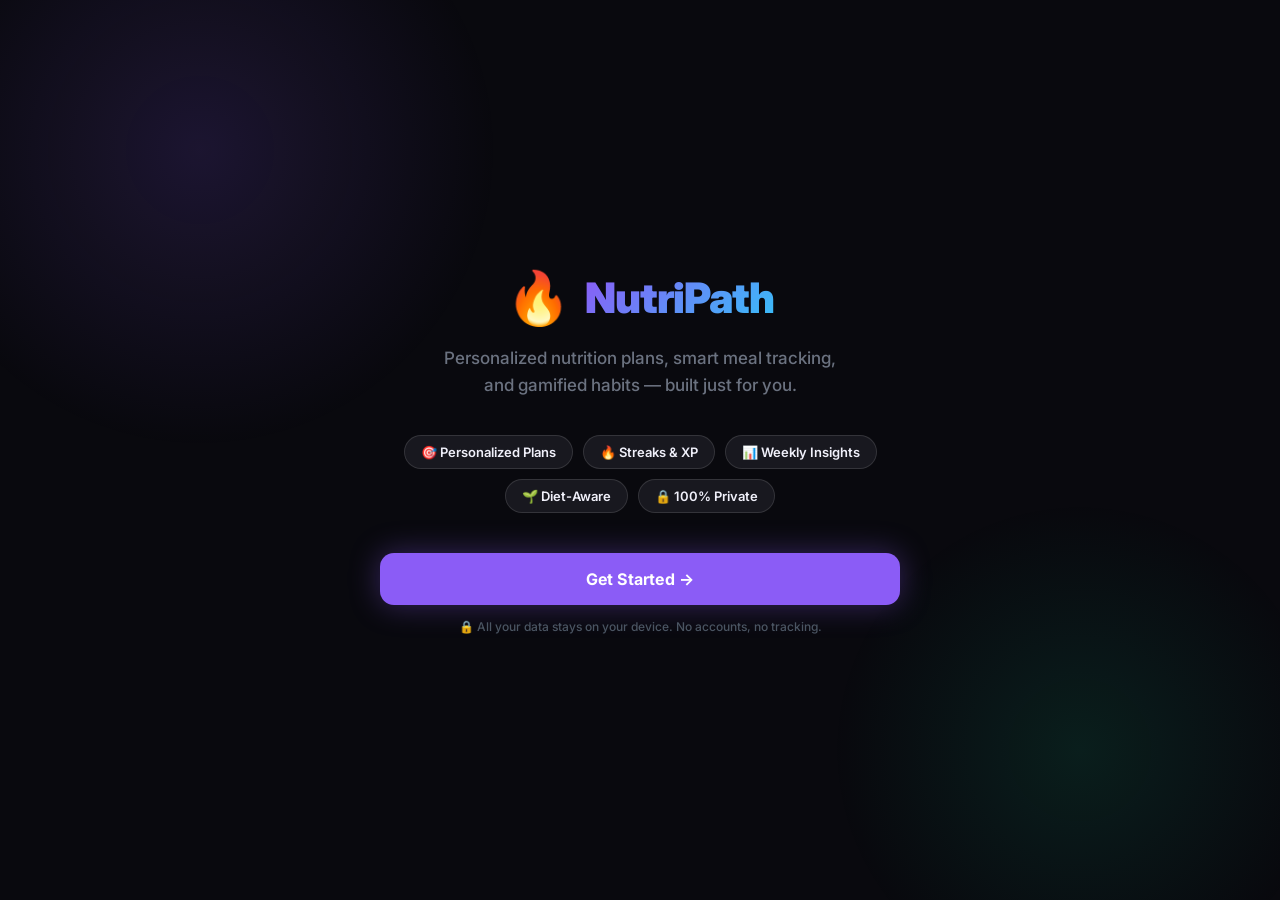
<file: index.html>
<!DOCTYPE html>
<html lang="en">
<head>
  <meta charset="UTF-8"/>
  <meta name="viewport" content="width=device-width, initial-scale=1.0"/>
  <title>NutriPath — Your Personal Nutrition Planner</title>
  <link rel="icon" href="data:image/svg+xml,<svg xmlns='http://www.w3.org/2000/svg' viewBox='0 0 100 100'><text y='.9em' font-size='90'>🔥</text></svg>"/>
  <link rel="stylesheet" href="css/style.css"/>
</head>
<body class="welcome-page">

  <div class="welcome-inner">
    <div class="welcome-logo-wrap">
      <span class="welcome-flame">🔥</span>
      <span class="welcome-logo-text">NutriPath</span>
    </div>

    <p class="welcome-tagline">
      Personalized nutrition plans, smart meal tracking,<br>
      and gamified habits — built just for you.
    </p>

    <div class="feature-chips">
      <span class="feature-chip">🎯 Personalized Plans</span>
      <span class="feature-chip">🔥 Streaks &amp; XP</span>
      <span class="feature-chip">📊 Weekly Insights</span>
      <span class="feature-chip">🌱 Diet-Aware</span>
      <span class="feature-chip">🔒 100% Private</span>
    </div>

    <button class="btn-primary" onclick="begin()">Get Started →</button>
    <p class="privacy-note">🔒 All your data stays on your device. No accounts, no tracking.</p>
  </div>

  <script src="js/data.js"></script>
  <script>
    if (DB.getUser()) window.location.href = 'app.html';
    function begin() { window.location.href = 'setup.html'; }
  </script>
</body>
</html>
</file>
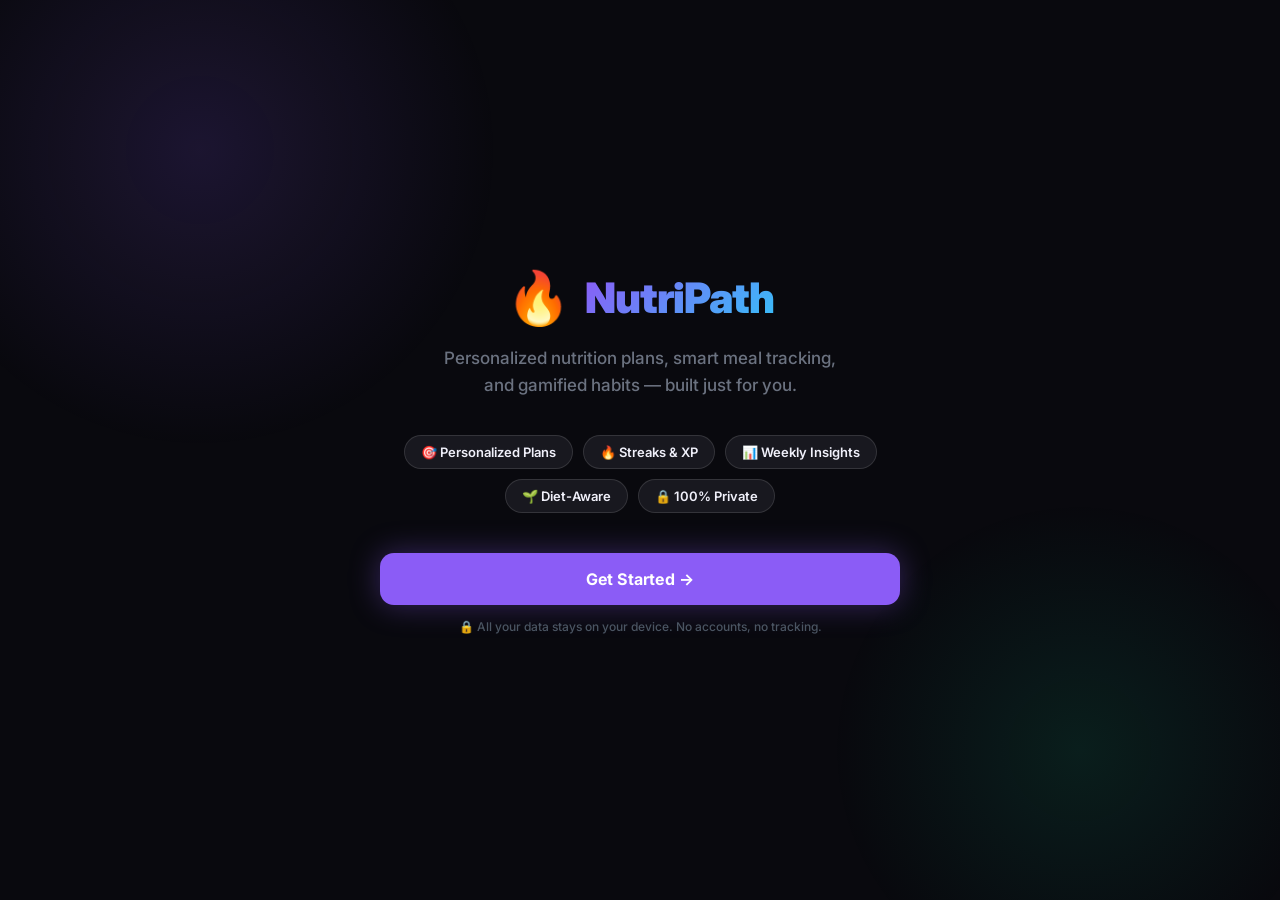
<file: app.html>
<!DOCTYPE html>
<html lang="en">
<head>
  <meta charset="UTF-8"/>
  <meta name="viewport" content="width=device-width, initial-scale=1.0"/>
  <title>NutriPath</title>
  <link rel="icon" href="data:image/svg+xml,<svg xmlns='http://www.w3.org/2000/svg' viewBox='0 0 100 100'><text y='.9em' font-size='90'>🔥</text></svg>"/>
  <link rel="stylesheet" href="css/style.css"/>
</head>
<body>

<div class="app-layout">

  <!-- ===== SIDEBAR (desktop) ===== -->
  <aside class="sidebar">
    <div class="sidebar-logo">
      <span class="sidebar-logo-icon">🔥</span>
      NutriPath
    </div>
    <nav class="sidebar-nav">
      <button class="nav-btn active" data-tab="home" onclick="switchTab('home')">
        <span class="nav-icon">🏠</span><span class="nav-label">Home</span>
      </button>
      <button class="nav-btn" data-tab="log" onclick="switchTab('log')">
        <span class="nav-icon">➕</span><span class="nav-label">Log Meal</span>
      </button>
      <button class="nav-btn" data-tab="plan" onclick="switchTab('plan')">
        <span class="nav-icon">📋</span><span class="nav-label">My Plan</span>
      </button>
      <button class="nav-btn" data-tab="stats" onclick="switchTab('stats')">
        <span class="nav-icon">📊</span><span class="nav-label">Stats</span>
      </button>
    </nav>
    <div class="sidebar-user">
      <div class="su-name" id="sidebarName">—</div>
      <div class="su-level" id="sidebarLevel">⚡ Level 1</div>
    </div>
  </aside>

  <!-- ===== MAIN CONTENT ===== -->
  <main class="main-content">

    <!-- ===== HOME TAB ===== -->
    <div class="tab active" id="tab-home">

      <div class="home-topbar">
        <div id="homeGreeting" class="home-greeting"></div>
        <div class="home-pills">
          <span id="streakPill" class="streak-pill">🔥 0 days</span>
          <span id="levelPill" class="level-pill">⚡ Lv.1</span>
        </div>
      </div>

      <!-- Calorie hero + macros side by side -->
      <div class="home-stats-row">
        <div class="cal-hero">
          <div class="cal-hero-top">
            <div>
              <div class="cal-remaining-num" id="calRemaining">—</div>
              <div class="cal-remaining-lbl">calories remaining</div>
            </div>
            <div class="cal-eaten-block">
              <div class="cal-eaten-num" id="calEaten">0</div>
              <div class="cal-eaten-lbl">eaten / <span id="calTarget">—</span></div>
            </div>
          </div>
          <div class="cal-wide-track">
            <div class="cal-wide-fill" id="calWideFill" style="width:0%"></div>
          </div>
        </div>

        <div class="macro-bars-card">
          <div class="macro-bar-row">
            <span class="mbar-label">💪 Protein</span>
            <div class="mbar-track"><div class="mbar-fill" id="proFill" style="width:0%"></div></div>
            <span class="mbar-nums" id="proNums">0/—g</span>
          </div>
          <div class="macro-bar-row">
            <span class="mbar-label">🍚 Carbs</span>
            <div class="mbar-track"><div class="mbar-fill" id="carbFill" style="width:0%"></div></div>
            <span class="mbar-nums" id="carbNums">0/—g</span>
          </div>
          <div class="macro-bar-row">
            <span class="mbar-label">🧈 Fat</span>
            <div class="mbar-track"><div class="mbar-fill" id="fatFill" style="width:0%"></div></div>
            <span class="mbar-nums" id="fatNums">0/—g</span>
          </div>
        </div>
      </div>

      <!-- Meals grid (4 columns desktop, stack mobile) -->
      <div class="meals-grid" id="mealsGrid">
        <div id="meal-breakfast"></div>
        <div id="meal-lunch"></div>
        <div id="meal-dinner"></div>
        <div id="meal-snack"></div>
      </div>

      <div class="water-tip">💧 Aim for 8 glasses of water today</div>
    </div><!-- /home -->


    <!-- ===== LOG TAB ===== -->
    <div class="tab" id="tab-log">
      <div class="tab-title">Log a Meal ➕</div>
      <div class="log-layout">

        <!-- Left: food search -->
        <div class="log-main">
          <div class="meal-type-grid">
            <button class="meal-type-btn active" data-meal="breakfast" onclick="selectMeal('breakfast')">
              <span class="mi">🌅</span><span class="ml">Breakfast</span>
            </button>
            <button class="meal-type-btn" data-meal="lunch" onclick="selectMeal('lunch')">
              <span class="mi">☀️</span><span class="ml">Lunch</span>
            </button>
            <button class="meal-type-btn" data-meal="dinner" onclick="selectMeal('dinner')">
              <span class="mi">🌙</span><span class="ml">Dinner</span>
            </button>
            <button class="meal-type-btn" data-meal="snack" onclick="selectMeal('snack')">
              <span class="mi">🍎</span><span class="ml">Snack</span>
            </button>
          </div>

          <div class="search-wrap">
            <span class="search-icon">🔍</span>
            <input type="text" id="foodSearch" placeholder="Search 50+ foods…" oninput="renderSearch(this.value)"/>
          </div>

          <div id="foodListContainer"></div>

          <div class="custom-section">
            <button class="custom-toggle" onclick="toggleCustomForm()">➕ Add a custom food</button>
            <div class="custom-form-wrap" id="customForm">
              <div class="input-group">
                <label>Food name *</label>
                <input type="text" id="cName" placeholder="e.g. Protein Bar"/>
              </div>
              <div class="input-row">
                <div class="input-group"><label>Emoji</label><input type="text" id="cEmoji" placeholder="🍫" maxlength="3"/></div>
                <div class="input-group"><label>Cal / 100g *</label><input type="number" id="cCal" placeholder="200"/></div>
              </div>
              <div class="input-row">
                <div class="input-group"><label>Protein (g)</label><input type="number" id="cPro" placeholder="20"/></div>
                <div class="input-group"><label>Carbs (g)</label><input type="number" id="cCarb" placeholder="25"/></div>
              </div>
              <div class="input-row">
                <div class="input-group"><label>Fat (g)</label><input type="number" id="cFat" placeholder="5"/></div>
                <div style="display:flex;gap:14px;align-items:center;padding-top:8px;">
                  <label style="display:flex;align-items:center;gap:6px;font-size:13px;font-weight:600;cursor:pointer;color:var(--text)">
                    <input type="checkbox" id="cVegan" style="accent-color:var(--teal)"/> 🌱 Vegan
                  </label>
                  <label style="display:flex;align-items:center;gap:6px;font-size:13px;font-weight:600;cursor:pointer;color:var(--text)">
                    <input type="checkbox" id="cNuts" style="accent-color:var(--amber)"/> 🥜 Contains nuts
                  </label>
                </div>
              </div>
              <button class="btn-primary" style="margin-top:16px;" onclick="saveCustomFood()">Save Food ✅</button>
            </div>
          </div>
        </div>

        <!-- Right: today's summary sidebar -->
        <div class="log-sidebar">
          <div class="log-today-card">
            <div class="log-today-title">Today's Log</div>
            <div class="log-today-cal">
              <div class="ltc-num" id="logCalEaten">0</div>
              <div class="ltc-lbl">/ <span id="logCalTarget">—</span> cal</div>
            </div>
            <div class="log-bar-track">
              <div class="log-bar-fill" id="logBarFill" style="width:0%"></div>
            </div>
            <div class="log-macro-mini">
              <div class="lmm-row">
                <span class="lmm-label">💪 Protein</span>
                <div class="lmm-bar-track"><div class="lmm-bar-fill" id="logProFill" style="width:0%;background:var(--teal)"></div></div>
                <span class="lmm-nums" id="logProNums">0g</span>
              </div>
              <div class="lmm-row">
                <span class="lmm-label">🍚 Carbs</span>
                <div class="lmm-bar-track"><div class="lmm-bar-fill" id="logCarbFill" style="width:0%;background:var(--blue)"></div></div>
                <span class="lmm-nums" id="logCarbNums">0g</span>
              </div>
              <div class="lmm-row">
                <span class="lmm-label">🧈 Fat</span>
                <div class="lmm-bar-track"><div class="lmm-bar-fill" id="logFatFill" style="width:0%;background:var(--amber)"></div></div>
                <span class="lmm-nums" id="logFatNums">0g</span>
              </div>
            </div>
            <div class="log-today-foods">
              <div class="ltf-title">Logged Today</div>
              <div id="logTodayList"><span style="font-size:12px;color:var(--muted2)">Nothing logged yet</span></div>
            </div>
          </div>
        </div>

      </div>
    </div><!-- /log -->


    <!-- ===== PLAN TAB ===== -->
    <div class="tab" id="tab-plan">

      <!-- Toolbar: goal info + action buttons -->
      <div class="plan-toolbar">
        <div class="plan-toolbar-left">
          <span class="plan-goal-tag" id="planGoalBadge">💪 Bulk</span>
          <span class="ptb-stat"><b id="planCals">—</b> cal/day</span>
          <span class="ptb-dot">·</span>
          <span class="ptb-stat"><b id="planPro">—</b> protein</span>
          <span class="ptb-dot">·</span>
          <span class="ptb-stat"><b id="planCarbs">—</b> carbs</span>
          <span class="ptb-dot">·</span>
          <span class="ptb-stat"><b id="planFat">—</b> fat</span>
        </div>
        <div class="plan-toolbar-right">
          <button class="ptb-btn amber" onclick="surpriseMe()">🎲 Surprise Me</button>
          <button class="ptb-btn" onclick="openEditProfile()">✏️ Edit Goals</button>
        </div>
      </div>

      <!-- Two-column layout -->
      <div class="plan-desktop-grid">

        <!-- Left: today's detailed plan -->
        <div class="plan-left">
          <div class="plan-section-hdr">
            <span class="psh-title">Today</span>
            <span class="psh-sub" id="planTodayDay">Monday</span>
          </div>
          <div id="planTodayMeals"></div>
        </div>

        <!-- Right: rest of week -->
        <div class="plan-right">
          <div class="plan-section-hdr">
            <span class="psh-title">This Week</span>
          </div>
          <div id="planDays"></div>
        </div>

      </div>
    </div><!-- /plan -->


    <!-- ===== STATS TAB ===== -->
    <div class="tab" id="tab-stats">
      <div class="stats-grid">

        <div class="stats-left">
          <div class="stats-hero">
            <h3>🔥 <span id="statsStreak">0</span>-Day Streak</h3>
            <p>Total XP: <strong id="statsXP">0</strong> — Keep logging to level up!</p>
          </div>

          <div class="fun-fact" id="funFact">🌟 Start logging your meals to unlock weekly insights!</div>

          <div class="card">
            <div class="card-title">This Week's Averages</div>
            <div class="weekly-grid">
              <div class="week-macro" id="weekPro"></div>
              <div class="week-macro" id="weekCarb"></div>
              <div class="week-macro" id="weekFat"></div>
            </div>
          </div>

          <div class="chart-card">
            <div class="chart-title">Weekly Calories</div>
            <div class="bar-chart" id="barChart"></div>
            <div class="chart-legend">
              <span><span class="legend-dot" style="background:var(--violet)"></span>Today</span>
              <span><span class="legend-dot" style="background:var(--blue)"></span>Logged</span>
              <span><span class="legend-dot" style="background:var(--amber)"></span>Over target</span>
            </div>
          </div>
        </div>

        <div class="stats-right">
          <div class="card">
            <div class="card-title">Badges 🏅</div>
            <div class="badges-grid" id="badgesGrid"></div>
          </div>
        </div>

      </div>
    </div><!-- /stats -->

  </main><!-- /main-content -->
</div><!-- /app-layout -->


<!-- ===== MOBILE BOTTOM NAV ===== -->
<nav class="bottom-nav">
  <button class="nav-btn active" data-tab="home" onclick="switchTab('home')">
    <span class="nav-icon">🏠</span><span class="nav-label">Home</span>
  </button>
  <button class="nav-btn" data-tab="log" onclick="switchTab('log')">
    <span class="nav-icon">➕</span><span class="nav-label">Log</span>
  </button>
  <button class="nav-btn" data-tab="plan" onclick="switchTab('plan')">
    <span class="nav-icon">📋</span><span class="nav-label">Plan</span>
  </button>
  <button class="nav-btn" data-tab="stats" onclick="switchTab('stats')">
    <span class="nav-icon">📊</span><span class="nav-label">Stats</span>
  </button>
</nav>


<!-- ===== FOOD LOG MODAL ===== -->
<div class="overlay" id="overlay" onclick="handleOverlayClick(event)">
  <div class="sheet">
    <div class="sheet-handle"></div>
    <div class="sheet-food-header">
      <span class="sheet-food-emoji" id="sheetFoodEmoji">🍗</span>
      <div>
        <div class="sheet-food-name" id="sheetFoodName">Food Name</div>
        <div class="sheet-food-cal100" id="sheetFoodCal">165 cal per 100g</div>
      </div>
    </div>
    <div class="amount-big" id="amountDisplay">100<span>g</span></div>
    <input type="range" id="amountSlider" min="10" max="500" value="100" step="5"
           class="amount-slider" style="width:100%;margin-bottom:4px;"
           oninput="updateAmountPreview(this.value)"/>
    <div class="macro-preview">
      <div class="mprev"><div class="mv" id="prevCals">—</div><div class="ml">cal</div></div>
      <div class="mprev"><div class="mv" id="prevPro">—</div><div class="ml">protein</div></div>
      <div class="mprev"><div class="mv" id="prevCarb">—</div><div class="ml">carbs</div></div>
      <div class="mprev"><div class="mv" id="prevFat">—</div><div class="ml">fat</div></div>
    </div>
    <button class="btn-primary" id="confirmBtn" onclick="confirmLog()">Log to Breakfast 🌅</button>
    <button class="btn-secondary" style="margin-top:10px;" onclick="closeModal()">Cancel</button>
  </div>
</div>


<!-- ===== EDIT PROFILE MODAL ===== -->
<div class="modal-bg" id="editModal" onclick="handleModalBgClick(event)">
  <div class="modal-card">
    <h3>Edit Profile ✏️</h3>
    <p class="modal-sub">Update your info to recalculate your plan.</p>
    <div class="input-group"><label>Current weight (lbs)</label><input type="number" id="editWeight" min="50" max="500"/></div>
    <div class="input-group"><label>Target weight (lbs)</label><input type="number" id="editTarget" min="50" max="500"/></div>
    <div class="input-group"><label>Daily activity (minutes)</label><input type="number" id="editActivity" min="0" max="300"/></div>
    <div class="input-group">
      <label>Goal</label>
      <select id="editGoal">
        <option value="bulk">💪 Bulk — Gain muscle</option>
        <option value="cut">🔥 Cut — Lose fat</option>
      </select>
    </div>
    <div style="display:flex;gap:20px;padding:12px 0;">
      <label style="display:flex;align-items:center;gap:8px;font-size:14px;font-weight:600;cursor:pointer;color:var(--text)">
        <input type="checkbox" id="editVegan" style="accent-color:var(--teal)"/> 🌱 Vegan
      </label>
      <label style="display:flex;align-items:center;gap:8px;font-size:14px;font-weight:600;cursor:pointer;color:var(--text)">
        <input type="checkbox" id="editNuts" style="accent-color:var(--amber)"/> 🥜 Peanut allergy
      </label>
    </div>
    <div class="modal-actions">
      <button class="btn-secondary" onclick="closeEditProfile()">Cancel</button>
      <button class="btn-primary" onclick="saveProfile()">Save &amp; Recalculate 🔄</button>
    </div>
  </div>
</div>


<div class="toast" id="toast"></div>

<script src="js/data.js"></script>
<script src="js/nutrition.js"></script>
<script src="js/main.js"></script>
<script>
  function handleOverlayClick(e) {
    if (e.target === document.getElementById('overlay')) closeModal();
  }
  function handleModalBgClick(e) {
    if (e.target === document.getElementById('editModal')) closeEditProfile();
  }
</script>
</body>
</html>
</file>
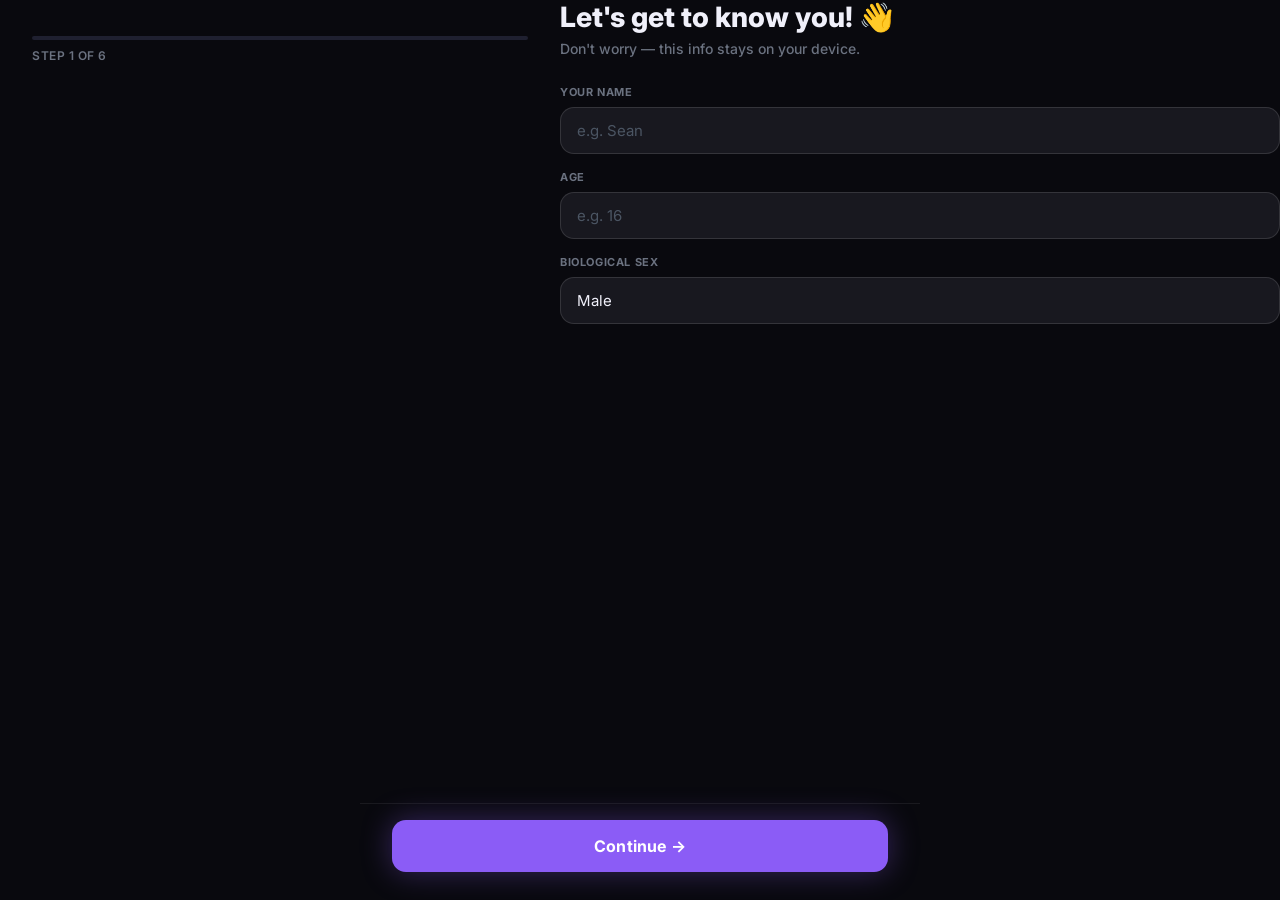
<file: setup.html>
<!DOCTYPE html>
<html lang="en">
<head>
  <meta charset="UTF-8"/>
  <meta name="viewport" content="width=device-width, initial-scale=1.0"/>
  <title>NutriPath — Setup</title>
  <link rel="icon" href="data:image/svg+xml,<svg xmlns='http://www.w3.org/2000/svg' viewBox='0 0 100 100'><text y='.9em' font-size='90'>🔥</text></svg>"/>
  <link rel="stylesheet" href="css/style.css"/>
</head>
<body class="setup-page" style="background:var(--bg)">

  <!-- Progress header -->
  <div class="setup-panel">
  <div class="setup-header">
    <div class="progress-track">
      <div class="progress-fill" id="progressFill" style="width:0%"></div>
    </div>
    <div class="step-label" id="stepLabel">Step 1 of 6</div>
  </div>

  </div><!-- /setup-header -->
  <div class="setup-body">

    <!-- STEP 1: Name & Age -->
    <div class="setup-step active" id="step1">
      <div class="step-title">Let's get to know you! 👋</div>
      <p class="step-subtitle">Don't worry — this info stays on your device.</p>
      <div class="input-group">
        <label>Your name</label>
        <input type="text" id="inputName" placeholder="e.g. Sean" maxlength="30" autocomplete="off"/>
      </div>
      <div class="input-group">
        <label>Age</label>
        <input type="number" id="inputAge" placeholder="e.g. 16" min="10" max="100"/>
      </div>
      <div class="input-group">
        <label>Biological sex</label>
        <select id="inputSex">
          <option value="male">Male</option>
          <option value="female">Female</option>
        </select>
      </div>
    </div>

    <!-- STEP 2: Body stats -->
    <div class="setup-step" id="step2">
      <div class="step-title">Body stats 📏</div>
      <p class="step-subtitle">Used to calculate your personalized calorie targets.</p>
      <div class="input-group">
        <label>Current height (inches)</label>
        <input type="number" id="inputHeight" placeholder="e.g. 67 (5'7&quot;)" min="48" max="96"/>
      </div>
      <div class="input-group">
        <label>Current weight (lbs)</label>
        <input type="number" id="inputWeight" placeholder="e.g. 150" min="50" max="500"/>
      </div>
      <div class="input-group">
        <label>Target weight (lbs)</label>
        <input type="number" id="inputTarget" placeholder="e.g. 170" min="50" max="500"/>
      </div>
    </div>

    <!-- STEP 3: Activity level -->
    <div class="setup-step" id="step3">
      <div class="step-title">How active are you? 🏃</div>
      <p class="step-subtitle">How many minutes of physical activity do you get per day on average?</p>
      <div class="slider-wrap">
        <div class="slider-val" id="activityVal">60<span> min/day</span></div>
        <input type="range" id="activitySlider" min="0" max="180" value="60" step="5"/>
        <div class="slider-hints"><span>Sedentary</span><span>Very Active</span></div>
      </div>
      <div style="margin-top:20px;background:var(--primary-light);border-radius:14px;padding:14px;font-size:13px;font-weight:700;color:var(--primary);">
        💡 Include walks, gym sessions, sports — any movement counts!
      </div>
    </div>

    <!-- STEP 4: Goal -->
    <div class="setup-step" id="step4">
      <div class="step-title">What's your goal? 🎯</div>
      <p class="step-subtitle">This shapes your entire nutrition plan.</p>
      <div class="goal-grid">
        <div class="goal-card" data-goal="bulk" onclick="selectGoal(this)">
          <span class="goal-emoji">💪</span>
          <div class="goal-name">Bulk</div>
          <div class="goal-desc">Gain weight & build muscle</div>
        </div>
        <div class="goal-card" data-goal="cut" onclick="selectGoal(this)">
          <span class="goal-emoji">🔥</span>
          <div class="goal-name">Cut</div>
          <div class="goal-desc">Lose fat & lean out</div>
        </div>
      </div>
      <div style="margin-top:14px;background:var(--bg);border-radius:14px;padding:14px;font-size:13px;font-weight:700;color:var(--muted);">
        Your calorie target is calculated automatically based on your goal and body stats.
      </div>
    </div>

    <!-- STEP 5: Diet length -->
    <div class="setup-step" id="step5">
      <div class="step-title">Diet length 📅</div>
      <p class="step-subtitle">How many days do you want to follow this plan?</p>
      <div class="slider-wrap">
        <div class="slider-val" id="dietVal">30<span> days</span></div>
        <input type="range" id="dietSlider" min="7" max="90" value="30" step="1"/>
        <div class="slider-hints"><span>7 days</span><span>90 days</span></div>
      </div>
      <div style="margin-top:20px;background:var(--primary-light);border-radius:14px;padding:14px;font-size:13px;font-weight:700;color:var(--primary);">
        🔄 You can always update this later in your profile.
      </div>
    </div>

    <!-- STEP 6: Dietary restrictions -->
    <div class="setup-step" id="step6">
      <div class="step-title">Any restrictions? 🥗</div>
      <p class="step-subtitle">We'll filter your meal plan and food list automatically.</p>
      <div class="toggle-list">
        <div class="toggle-row" data-key="vegan">
          <div class="toggle-left">
            <span class="toggle-emoji">🌱</span>
            <div>
              <div class="toggle-title">Vegan</div>
              <div class="toggle-sub">No animal products</div>
            </div>
          </div>
          <div class="switch"></div>
        </div>
        <div class="toggle-row" data-key="peanutAllergy">
          <div class="toggle-left">
            <span class="toggle-emoji">🥜</span>
            <div>
              <div class="toggle-title">Peanut Allergy</div>
              <div class="toggle-sub">Removes all nut-based foods</div>
            </div>
          </div>
          <div class="switch"></div>
        </div>
      </div>
      <div style="margin-top:20px;background:var(--bg);border-radius:14px;padding:16px;font-size:13px;font-weight:700;color:var(--muted);">
        🎉 After this, we'll generate your personalized 7-day meal plan!
      </div>
    </div>

  </div><!-- /setup-body -->
  </div><!-- /setup-panel -->

  <!-- Sticky footer nav -->
  <div class="setup-footer">
    <button class="btn-primary" id="nextBtn" onclick="nextStep()">Continue →</button>
    <button class="btn-secondary" id="backBtn" onclick="prevStep()" style="margin-top:10px;display:none;">← Back</button>
  </div>

  <!-- Toast -->
  <div class="toast" id="setupToast"></div>

  <script src="js/data.js"></script>
  <script src="js/nutrition.js"></script>
  <script src="js/setup.js"></script>
  <script>
    // Show/hide back button
    const origShow = showStep;
    window.showStep = function(n) {
      origShow(n);
      document.getElementById('backBtn').style.display = n > 1 ? 'block' : 'none';
    };

    function selectGoal(card) {
      document.querySelectorAll('.goal-card').forEach(c => c.classList.remove('selected'));
      card.classList.add('selected');
      formData.goal = card.dataset.goal;
    }
  </script>
</body>
</html>
</file>
<file: css/style.css>
@import url('https://fonts.googleapis.com/css2?family=Inter:wght@400;500;600;700;800;900&display=swap');

* { margin: 0; padding: 0; box-sizing: border-box; }

/* â”€â”€â”€ DESIGN TOKENS â”€â”€â”€â”€â”€â”€â”€â”€â”€â”€â”€â”€â”€â”€â”€â”€â”€â”€â”€â”€â”€â”€â”€â”€â”€â”€â”€â”€â”€â”€â”€ */
:root {
  --bg:        #09090E;
  --surface:   #111118;
  --surface2:  #18181F;
  --surface3:  #1F2030;
  --border:    rgba(255,255,255,0.07);
  --border2:   rgba(255,255,255,0.12);

  --text:      #F0F0FA;
  --muted:     #6B7280;
  --muted2:    #4B5563;

  /* Neon palette */
  --violet:    #8B5CF6;
  --violet-glow: rgba(139,92,246,0.35);
  --violet-dim:  rgba(139,92,246,0.12);
  --teal:      #10D9A0;
  --teal-glow: rgba(16,217,160,0.3);
  --blue:      #38BDF8;
  --blue-glow: rgba(56,189,248,0.3);
  --amber:     #FBBF24;
  --amber-glow:rgba(251,191,36,0.3);
  --pink:      #F472B6;
  --pink-glow: rgba(244,114,182,0.3);
  --green:     #34D399;
  --red:       #F87171;

  --sidebar-w: 240px;
  --radius:    14px;
  --radius-lg: 20px;
}

body {
  font-family: 'Inter', sans-serif;
  background: var(--bg);
  color: var(--text);
  min-height: 100vh;
  -webkit-font-smoothing: antialiased;
}

/* â”€â”€â”€ WELCOME PAGE â”€â”€â”€â”€â”€â”€â”€â”€â”€â”€â”€â”€â”€â”€â”€â”€â”€â”€â”€â”€â”€â”€â”€â”€â”€â”€â”€â”€â”€â”€â”€â”€â”€ */
.welcome-page {
  background: var(--bg);
  min-height: 100vh;
  display: flex;
  align-items: center;
  justify-content: center;
  padding: 40px 24px;
  position: relative;
  overflow: hidden;
}

/* Animated neon orb background */
.welcome-page::before {
  content: '';
  position: fixed;
  width: 600px;
  height: 600px;
  background: radial-gradient(circle, rgba(139,92,246,0.15) 0%, transparent 70%);
  top: -150px;
  left: -100px;
  border-radius: 50%;
  pointer-events: none;
}
.welcome-page::after {
  content: '';
  position: fixed;
  width: 500px;
  height: 500px;
  background: radial-gradient(circle, rgba(16,217,160,0.1) 0%, transparent 70%);
  bottom: -100px;
  right: -50px;
  border-radius: 50%;
  pointer-events: none;
}

.welcome-inner {
  max-width: 520px;
  width: 100%;
  text-align: center;
  position: relative;
  z-index: 1;
}

.welcome-logo-wrap {
  display: flex;
  align-items: center;
  justify-content: center;
  gap: 14px;
  margin-bottom: 16px;
}
.welcome-flame { font-size: 52px; animation: pulse-glow 2.5s ease-in-out infinite; }
@keyframes pulse-glow {
  0%,100% { filter: drop-shadow(0 0 8px rgba(139,92,246,0.6)); transform: scale(1); }
  50%      { filter: drop-shadow(0 0 24px rgba(139,92,246,0.9)); transform: scale(1.05); }
}
.welcome-logo-text {
  font-size: 42px;
  font-weight: 900;
  background: linear-gradient(135deg, #8B5CF6, #38BDF8);
  -webkit-background-clip: text;
  -webkit-text-fill-color: transparent;
  background-clip: text;
  letter-spacing: -1px;
}
.welcome-tagline {
  font-size: 17px;
  color: var(--muted);
  font-weight: 500;
  margin-bottom: 36px;
  line-height: 1.6;
}

.feature-chips { display: flex; gap: 10px; justify-content: center; flex-wrap: wrap; margin-bottom: 40px; }
.feature-chip {
  padding: 8px 16px;
  border-radius: 20px;
  font-size: 13px;
  font-weight: 600;
  border: 1px solid var(--border2);
  background: var(--surface2);
  color: var(--text);
}

.btn-primary {
  background: var(--violet);
  color: white;
  border: none;
  border-radius: var(--radius);
  padding: 16px 28px;
  font-family: 'Inter', sans-serif;
  font-size: 16px;
  font-weight: 700;
  cursor: pointer;
  width: 100%;
  transition: all 0.2s;
  box-shadow: 0 0 30px var(--violet-glow);
  letter-spacing: 0.2px;
}
.btn-primary:hover {
  background: #7C3AED;
  box-shadow: 0 0 40px rgba(139,92,246,0.55);
  transform: translateY(-2px);
}
.btn-secondary {
  background: var(--surface2);
  color: var(--text);
  border: 1px solid var(--border2);
  border-radius: var(--radius);
  padding: 14px 24px;
  font-family: 'Inter', sans-serif;
  font-size: 15px;
  font-weight: 600;
  cursor: pointer;
  width: 100%;
  transition: all 0.2s;
}
.btn-secondary:hover { background: var(--surface3); border-color: var(--violet); }

.privacy-note { font-size: 12px; color: var(--muted2); margin-top: 14px; font-weight: 500; }

/* â”€â”€â”€ SETUP PAGE â”€â”€â”€â”€â”€â”€â”€â”€â”€â”€â”€â”€â”€â”€â”€â”€â”€â”€â”€â”€â”€â”€â”€â”€â”€â”€â”€â”€â”€â”€â”€â”€â”€â”€â”€ */
.setup-page {
  background: var(--bg);
  min-height: 100vh;
  display: flex;
  align-items: flex-start;
  justify-content: center;
}
.setup-panel {
  max-width: 560px;
  width: 100%;
  margin: 0 auto;
  padding: 0 32px 120px;
  display: flex;
  flex-direction: column;
}
.setup-header {
  padding: 36px 0 0;
  position: sticky;
  top: 0;
  background: var(--bg);
  z-index: 10;
  padding-bottom: 20px;
}
.progress-track { height: 4px; background: var(--surface3); border-radius: 2px; margin-bottom: 8px; overflow: hidden; }
.progress-fill { height: 100%; background: linear-gradient(90deg, var(--violet), var(--blue)); border-radius: 2px; transition: width 0.4s ease; }
.step-label { font-size: 12px; color: var(--muted); font-weight: 600; text-transform: uppercase; letter-spacing: 0.5px; margin-bottom: 4px; }
.setup-body { flex: 1; }
.setup-step { display: none; }
.setup-step.active { display: block; }
.step-title { font-size: 28px; font-weight: 800; margin-bottom: 6px; color: var(--text); }
.step-subtitle { font-size: 14px; color: var(--muted); font-weight: 500; margin-bottom: 28px; }

.input-group { margin-bottom: 16px; }
.input-group label { display: block; font-size: 11px; font-weight: 700; color: var(--muted); text-transform: uppercase; letter-spacing: 0.6px; margin-bottom: 8px; }
.input-group input, .input-group select {
  width: 100%;
  background: var(--surface2);
  border: 1px solid var(--border2);
  border-radius: var(--radius);
  padding: 13px 16px;
  font-family: 'Inter', sans-serif;
  font-size: 15px;
  color: var(--text);
  outline: none;
  transition: border-color 0.2s, box-shadow 0.2s;
  appearance: none;
}
.input-group input:focus, .input-group select:focus {
  border-color: var(--violet);
  box-shadow: 0 0 0 3px var(--violet-dim);
}
.input-group input::placeholder { color: var(--muted2); }

.slider-wrap { padding: 8px 0; }
.slider-val { font-size: 40px; font-weight: 900; color: var(--violet); text-align: center; margin-bottom: 10px; }
.slider-val span { font-size: 16px; color: var(--muted); font-weight: 600; }
input[type=range] { width: 100%; accent-color: var(--violet); cursor: pointer; }
.slider-hints { display: flex; justify-content: space-between; font-size: 11px; color: var(--muted); font-weight: 600; margin-top: 6px; }

.goal-grid { display: grid; grid-template-columns: 1fr 1fr; gap: 12px; margin-bottom: 8px; }
.goal-card {
  border: 1px solid var(--border2);
  border-radius: var(--radius-lg);
  padding: 24px 16px;
  text-align: center;
  cursor: pointer;
  background: var(--surface2);
  transition: all 0.2s;
}
.goal-card:hover { border-color: var(--violet); }
.goal-card.selected { border-color: var(--violet); background: var(--violet-dim); box-shadow: 0 0 20px var(--violet-glow); }
.goal-emoji { font-size: 44px; display: block; margin-bottom: 10px; }
.goal-name { font-size: 17px; font-weight: 800; color: var(--text); margin-bottom: 4px; }
.goal-desc { font-size: 12px; color: var(--muted); font-weight: 500; }

.toggle-list { display: flex; flex-direction: column; gap: 12px; }
.toggle-row {
  display: flex; align-items: center; justify-content: space-between;
  padding: 18px; border: 1px solid var(--border2); border-radius: var(--radius);
  cursor: pointer; background: var(--surface2); transition: all 0.2s;
}
.toggle-row.on { border-color: var(--violet); background: var(--violet-dim); }
.toggle-left { display: flex; align-items: center; gap: 14px; }
.toggle-emoji { font-size: 26px; }
.toggle-title { font-weight: 700; font-size: 15px; }
.toggle-sub { font-size: 12px; color: var(--muted); margin-top: 2px; }
.switch { width: 48px; height: 26px; background: var(--surface3); border-radius: 13px; position: relative; transition: background 0.2s; flex-shrink: 0; }
.switch.on { background: var(--violet); }
.switch::after { content:''; position: absolute; width: 20px; height: 20px; background: white; border-radius: 50%; top: 3px; left: 3px; transition: left 0.2s; box-shadow: 0 1px 4px rgba(0,0,0,0.4); }
.switch.on::after { left: 25px; }

.setup-footer {
  position: fixed; bottom: 0; left: 0; right: 0;
  max-width: 560px; margin: 0 auto;
  padding: 16px 32px 28px;
  background: var(--bg);
  border-top: 1px solid var(--border);
}
.input-row { display: grid; grid-template-columns: 1fr 1fr; gap: 10px; }

/* â”€â”€â”€ APP LAYOUT â”€â”€â”€â”€â”€â”€â”€â”€â”€â”€â”€â”€â”€â”€â”€â”€â”€â”€â”€â”€â”€â”€â”€â”€â”€â”€â”€â”€â”€â”€â”€â”€â”€â”€â”€ */
.app-layout { display: flex; min-height: 100vh; }

.sidebar {
  width: var(--sidebar-w);
  background: var(--surface);
  border-right: 1px solid var(--border);
  display: flex;
  flex-direction: column;
  position: fixed;
  top: 0; left: 0; bottom: 0;
  z-index: 100;
}
.sidebar-logo {
  padding: 28px 24px 24px;
  border-bottom: 1px solid var(--border);
  display: flex;
  align-items: center;
  gap: 10px;
  font-size: 20px;
  font-weight: 900;
  background: linear-gradient(135deg, var(--violet), var(--blue));
  -webkit-background-clip: text;
  -webkit-text-fill-color: transparent;
  background-clip: text;
}
.sidebar-logo-icon { font-size: 24px; -webkit-text-fill-color: initial; filter: drop-shadow(0 0 8px var(--violet-glow)); }
.sidebar-nav { flex: 1; padding: 16px 12px; display: flex; flex-direction: column; gap: 4px; }
.nav-btn {
  display: flex; align-items: center; gap: 12px;
  padding: 11px 14px; border-radius: 10px;
  cursor: pointer; border: none; background: none;
  font-family: 'Inter', sans-serif; color: var(--muted);
  font-size: 14px; font-weight: 600; width: 100%;
  transition: all 0.15s;
}
.nav-btn:hover { background: var(--surface2); color: var(--text); }
.nav-btn.active { background: var(--violet-dim); color: var(--violet); border: 1px solid rgba(139,92,246,0.2); }
.nav-btn.active .nav-icon { filter: drop-shadow(0 0 6px var(--violet-glow)); }
.nav-icon { font-size: 18px; flex-shrink: 0; }
.nav-label { font-size: 14px; }
.sidebar-user {
  padding: 16px 20px;
  border-top: 1px solid var(--border);
  font-size: 13px;
}
.sidebar-user .su-name { font-weight: 700; color: var(--text); margin-bottom: 2px; }
.sidebar-user .su-level { font-size: 12px; color: var(--violet); font-weight: 600; }

.main-content {
  margin-left: var(--sidebar-w);
  flex: 1;
  padding: 32px 36px;
  min-height: 100vh;
  max-width: calc(100vw - var(--sidebar-w));
}

/* â”€â”€â”€ TABS â”€â”€â”€â”€â”€â”€â”€â”€â”€â”€â”€â”€â”€â”€â”€â”€â”€â”€â”€â”€â”€â”€â”€â”€â”€â”€â”€â”€â”€â”€â”€â”€â”€â”€â”€â”€â”€â”€â”€â”€â”€ */
.tab { display: none; }
.tab.active { display: block; }

/* â”€â”€â”€ HOME TAB â”€â”€â”€â”€â”€â”€â”€â”€â”€â”€â”€â”€â”€â”€â”€â”€â”€â”€â”€â”€â”€â”€â”€â”€â”€â”€â”€â”€â”€â”€â”€â”€â”€â”€â”€â”€â”€ */
.home-topbar {
  display: flex;
  justify-content: space-between;
  align-items: center;
  margin-bottom: 24px;
}
.home-greeting h2 { font-size: 26px; font-weight: 800; }
.home-greeting p { font-size: 13px; color: var(--muted); font-weight: 500; margin-top: 2px; }
.home-pills { display: flex; gap: 8px; }
.streak-pill {
  background: linear-gradient(135deg, #F59E0B, #F97316);
  color: white; padding: 8px 16px; border-radius: 20px;
  font-weight: 700; font-size: 14px;
  box-shadow: 0 0 16px rgba(245,158,11,0.4);
}
.level-pill {
  background: var(--violet-dim); color: var(--violet);
  padding: 8px 16px; border-radius: 20px;
  font-weight: 700; font-size: 14px;
  border: 1px solid rgba(139,92,246,0.2);
}

/* Desktop stats row: calorie hero + macros */
.home-stats-row {
  display: grid;
  grid-template-columns: 1.2fr 1fr;
  gap: 16px;
  margin-bottom: 16px;
}

.cal-hero {
  background: var(--surface);
  border: 1px solid var(--border);
  border-radius: var(--radius-lg);
  padding: 24px 26px 20px;
}
.cal-hero-top { display: flex; justify-content: space-between; align-items: flex-end; margin-bottom: 16px; }
.cal-remaining-num { font-size: 52px; font-weight: 900; color: var(--text); line-height: 1; }
.cal-remaining-lbl { font-size: 12px; color: var(--muted); font-weight: 600; margin-top: 3px; }
.cal-eaten-block { text-align: right; }
.cal-eaten-num { font-size: 26px; font-weight: 800; color: var(--violet); line-height: 1; }
.cal-eaten-lbl { font-size: 11px; color: var(--muted); margin-top: 2px; font-weight: 500; }
.cal-wide-track { height: 10px; background: var(--surface3); border-radius: 5px; overflow: hidden; }
.cal-wide-fill { height: 100%; border-radius: 5px; transition: width 0.6s ease; }

.macro-bars-card {
  background: var(--surface);
  border: 1px solid var(--border);
  border-radius: var(--radius-lg);
  padding: 20px 24px;
  display: flex;
  flex-direction: column;
  gap: 16px;
  justify-content: center;
}
.macro-bar-row { display: flex; align-items: center; gap: 12px; }
.mbar-label { font-size: 13px; font-weight: 600; min-width: 100px; color: var(--text); }
.mbar-track { flex: 1; height: 7px; background: var(--surface3); border-radius: 4px; overflow: hidden; }
.mbar-fill { height: 100%; border-radius: 4px; transition: width 0.5s ease; }
.mbar-nums { font-size: 12px; font-weight: 700; color: var(--muted); min-width: 64px; text-align: right; }

/* Meals grid â€” 4 columns on desktop */
.meals-grid {
  display: grid;
  grid-template-columns: repeat(4, 1fr);
  gap: 12px;
  margin-bottom: 14px;
}
.meal-card-wrap {
  background: var(--surface);
  border: 1px solid var(--border);
  border-radius: var(--radius-lg);
  padding: 18px;
  display: flex;
  flex-direction: column;
}
.meal-card-header {
  display: flex; justify-content: space-between; align-items: center; margin-bottom: 12px;
}
.meal-card-title { font-size: 14px; font-weight: 700; display: flex; align-items: center; gap: 6px; }
.meal-card-cals { font-size: 11px; color: var(--muted); font-weight: 600; }
.meal-card-bar-track { height: 4px; background: var(--surface3); border-radius: 2px; margin-bottom: 12px; overflow: hidden; }
.meal-card-bar-fill { height: 100%; border-radius: 2px; transition: width 0.4s ease; }
.meal-food-entry {
  display: flex; justify-content: space-between; align-items: center;
  padding: 5px 0; border-bottom: 1px solid var(--border); font-size: 12px;
}
.meal-food-entry:last-of-type { border-bottom: none; }
.meal-food-name-txt { font-weight: 600; color: var(--text); }
.meal-food-right { display: flex; align-items: center; gap: 6px; color: var(--muted); }
.empty-meal-txt { font-size: 12px; color: var(--muted2); font-style: italic; padding: 4px 0 10px; }
.meal-add-btn {
  margin-top: auto; padding-top: 10px;
  display: flex; align-items: center; gap: 5px; justify-content: center;
  padding: 8px 12px; background: var(--violet-dim); border: none; border-radius: 8px;
  color: var(--violet); font-family: 'Inter', sans-serif; font-size: 12px; font-weight: 700;
  cursor: pointer; transition: all 0.15s; margin-top: 10px;
}
.meal-add-btn:hover { background: rgba(139,92,246,0.2); }
.btn-del {
  background: none; border: none; color: var(--muted2); font-size: 14px;
  cursor: pointer; padding: 0 2px; transition: color 0.15s;
}
.btn-del:hover { color: var(--red); }
.water-tip { font-size: 13px; color: var(--muted2); font-weight: 500; text-align: center; padding: 8px; }

/* Legacy cmeal classes (kept for JS compat, hidden on desktop) */
.cmeal-row, .cmeal-expand, .meals-compact-card { display: none; }

/* â”€â”€â”€ LOG TAB â”€â”€â”€â”€â”€â”€â”€â”€â”€â”€â”€â”€â”€â”€â”€â”€â”€â”€â”€â”€â”€â”€â”€â”€â”€â”€â”€â”€â”€â”€â”€â”€â”€â”€â”€â”€â”€â”€ */
.log-layout { display: grid; grid-template-columns: 1fr 360px; gap: 20px; align-items: start; }
.log-main { }
.log-sidebar { position: sticky; top: 0; }
.tab-title { font-size: 22px; font-weight: 800; margin-bottom: 20px; }

.meal-type-grid { display: grid; grid-template-columns: repeat(4, 1fr); gap: 8px; margin-bottom: 16px; }
.meal-type-btn {
  border: 1px solid var(--border2); border-radius: 10px; padding: 10px 4px 8px;
  text-align: center; cursor: pointer; background: var(--surface2); transition: all 0.15s;
  font-family: 'Inter', sans-serif;
}
.meal-type-btn.active { border-color: var(--violet); background: var(--violet-dim); }
.meal-type-btn .mi { font-size: 20px; display: block; margin-bottom: 3px; }
.meal-type-btn .ml { font-size: 10px; font-weight: 700; color: var(--text); text-transform: uppercase; letter-spacing: 0.3px; }

.search-wrap { position: relative; margin-bottom: 14px; }
.search-wrap input {
  width: 100%; background: var(--surface2); border: 1px solid var(--border2);
  border-radius: var(--radius); padding: 13px 16px 13px 44px;
  font-family: 'Inter', sans-serif; font-size: 14px; color: var(--text); outline: none;
  transition: border-color 0.2s, box-shadow 0.2s;
}
.search-wrap input:focus { border-color: var(--violet); box-shadow: 0 0 0 3px var(--violet-dim); }
.search-wrap input::placeholder { color: var(--muted2); }
.search-icon { position: absolute; left: 14px; top: 50%; transform: translateY(-50%); font-size: 18px; }

.food-item {
  display: flex; align-items: center; gap: 14px;
  padding: 13px 16px; background: var(--surface); border: 1px solid var(--border);
  border-radius: var(--radius); margin-bottom: 8px; cursor: pointer; transition: all 0.15s;
}
.food-item:hover { border-color: var(--violet); background: var(--surface2); box-shadow: 0 0 0 1px var(--violet-dim); }
.food-item .fi { font-size: 28px; flex-shrink: 0; }
.food-item .fn { font-weight: 700; font-size: 14px; margin-bottom: 2px; }
.food-item .fm { font-size: 11px; color: var(--muted); font-weight: 500; }
.food-info { flex: 1; }
.food-item .fc {
  background: var(--violet-dim); color: var(--violet);
  padding: 5px 10px; border-radius: 20px; font-size: 12px; font-weight: 700; flex-shrink: 0;
}
.food-tags { display: flex; gap: 4px; margin-top: 3px; }
.ftag { font-size: 9px; font-weight: 700; padding: 2px 6px; border-radius: 5px; text-transform: uppercase; }
.ftag.vegan { background: rgba(52,211,153,0.15); color: var(--green); }
.ftag.nuts  { background: rgba(251,191,36,0.15); color: var(--amber); }

.custom-section { margin-top: 16px; }
.custom-toggle {
  display: flex; align-items: center; gap: 8px; padding: 12px 16px;
  background: var(--surface2); border: 1px solid var(--border2); border-radius: var(--radius);
  cursor: pointer; font-size: 13px; font-weight: 600; color: var(--violet);
  font-family: 'Inter', sans-serif; width: 100%; transition: all 0.15s;
}
.custom-toggle:hover { border-color: var(--violet); }
.custom-form-wrap { background: var(--surface); border: 1px solid var(--border); border-radius: var(--radius); padding: 18px; margin-top: 10px; display: none; }
.custom-form-wrap.open { display: block; }
.input-row { display: grid; grid-template-columns: 1fr 1fr; gap: 10px; }

/* Log sidebar: today's summary */
.log-today-card {
  background: var(--surface); border: 1px solid var(--border);
  border-radius: var(--radius-lg); padding: 20px;
}
.log-today-title { font-size: 14px; font-weight: 700; color: var(--muted); text-transform: uppercase; letter-spacing: 0.5px; margin-bottom: 16px; }
.log-today-cal { display: flex; justify-content: space-between; align-items: baseline; margin-bottom: 8px; }
.log-today-cal .ltc-num { font-size: 32px; font-weight: 900; color: var(--violet); }
.log-today-cal .ltc-lbl { font-size: 12px; color: var(--muted); }
.log-bar-track { height: 6px; background: var(--surface3); border-radius: 3px; overflow: hidden; margin-bottom: 16px; }
.log-bar-fill { height: 100%; border-radius: 3px; background: linear-gradient(90deg, var(--violet), var(--blue)); transition: width 0.4s ease; }
.log-macro-mini { display: flex; flex-direction: column; gap: 8px; margin-bottom: 16px; }
.lmm-row { display: flex; align-items: center; gap: 8px; font-size: 12px; }
.lmm-label { color: var(--muted); min-width: 60px; font-weight: 500; }
.lmm-bar-track { flex: 1; height: 5px; background: var(--surface3); border-radius: 3px; overflow: hidden; }
.lmm-bar-fill { height: 100%; border-radius: 3px; transition: width 0.4s ease; }
.lmm-nums { color: var(--muted); min-width: 54px; text-align: right; font-weight: 600; }
.log-today-foods { border-top: 1px solid var(--border); padding-top: 12px; }
.ltf-title { font-size: 11px; color: var(--muted); font-weight: 700; text-transform: uppercase; letter-spacing: 0.4px; margin-bottom: 8px; }
.ltf-entry { display: flex; justify-content: space-between; font-size: 12px; padding: 4px 0; border-bottom: 1px solid var(--border); }
.ltf-entry:last-child { border-bottom: none; }
.ltf-name { font-weight: 600; }
.ltf-cal { color: var(--muted); }

/* â”€â”€â”€ PLAN TAB â”€â”€â”€â”€â”€â”€â”€â”€â”€â”€â”€â”€â”€â”€â”€â”€â”€â”€â”€â”€â”€â”€â”€â”€â”€â”€â”€â”€â”€â”€â”€â”€â”€â”€â”€â”€â”€ */
.plan-desktop-grid { display: grid; grid-template-columns: 1fr 1fr; gap: 20px; align-items: start; }
.plan-left { }
.plan-right { position: sticky; top: 0; }

/* Toolbar */
.plan-toolbar {
  display: flex; align-items: center; justify-content: space-between;
  gap: 12px; padding: 12px 16px; flex-wrap: wrap;
  background: var(--surface); border: 1px solid var(--border);
  border-radius: var(--radius); margin-bottom: 20px;
}
.plan-toolbar-left { display: flex; align-items: center; gap: 10px; flex-wrap: wrap; }
.plan-toolbar-right { display: flex; align-items: center; gap: 8px; flex-shrink: 0; }
.plan-goal-tag {
  background: var(--violet-dim); color: var(--violet);
  padding: 4px 12px; border-radius: 20px; font-size: 12px; font-weight: 800;
}
.ptb-stat { font-size: 13px; font-weight: 500; color: var(--muted); }
.ptb-stat b { color: var(--text); font-weight: 700; }
.ptb-dot { color: var(--muted2); }
.ptb-btn {
  border: 1px solid var(--border2); background: var(--surface2); color: var(--text);
  border-radius: var(--radius); padding: 8px 14px;
  font-family: 'Inter', sans-serif; font-size: 13px; font-weight: 700;
  cursor: pointer; transition: all 0.15s;
}
.ptb-btn:hover { border-color: var(--violet); color: var(--violet); }
.ptb-btn.amber {
  background: linear-gradient(135deg, #F59E0B, #F97316);
  border: none; color: white; box-shadow: 0 0 16px rgba(251,191,36,0.2);
}
.ptb-btn.amber:hover { box-shadow: 0 0 24px rgba(251,191,36,0.45); transform: translateY(-1px); }

/* Section headers */
.plan-section-hdr {
  display: flex; align-items: baseline; gap: 10px;
  margin-bottom: 14px; padding-bottom: 10px; border-bottom: 1px solid var(--border);
}
.psh-title { font-size: 16px; font-weight: 800; color: var(--text); }
.psh-sub { font-size: 13px; color: var(--muted); font-weight: 500; }

/* Today meal blocks */
.ptm-meal-block {
  padding: 14px 0;
  border-bottom: 1px solid var(--border);
}
.ptm-meal-block:last-child { border-bottom: none; padding-bottom: 0; }
.ptm-meal-hdr {
  display: flex; align-items: center; gap: 8px; margin-bottom: 8px;
}
.ptm-meal-icon { font-size: 16px; }
.ptm-meal-name { font-weight: 700; font-size: 14px; flex: 1; color: var(--text); }
.ptm-meal-cals { font-size: 13px; font-weight: 700; color: var(--muted); white-space: nowrap; }
.ptm-food-list { padding-left: 28px; }
.ptm-food-item { font-size: 13px; color: var(--muted); padding: 3px 0; font-weight: 500; }
.ptm-food-item .ptm-food-amt { opacity: 0.5; font-size: 12px; }

.plan-today-card {
  background: linear-gradient(135deg, #4C1D95, #1E3A5F);
  border: 1px solid rgba(139,92,246,0.3);
  border-radius: var(--radius-lg);
  padding: 24px;
  margin-bottom: 14px;
  box-shadow: 0 0 40px rgba(139,92,246,0.15);
  color: white;
}
.plan-today-hdr { display: flex; justify-content: space-between; align-items: flex-start; margin-bottom: 18px; }
.plan-today-label { font-size: 10px; font-weight: 800; letter-spacing: 2px; opacity: 0.7; text-transform: uppercase; margin-bottom: 3px; }
.plan-today-day { font-size: 18px; font-weight: 800; }
.plan-cal-badge { text-align: right; }
.pcb-num { font-size: 26px; font-weight: 900; line-height: 1; }
.pcb-lbl { font-size: 10px; opacity: 0.7; font-weight: 600; }

.ptm-row {
  display: grid;
  grid-template-columns: 22px 88px 1fr auto;
  align-items: center;
  gap: 10px;
  padding: 10px 0;
  border-bottom: 1px solid rgba(255,255,255,0.1);
  font-size: 13px;
}
.ptm-row:last-child { border-bottom: none; padding-bottom: 0; }
.ptm-icon { font-size: 15px; }
.ptm-name { font-weight: 700; opacity: 0.9; }
.ptm-foods { opacity: 0.75; white-space: nowrap; overflow: hidden; text-overflow: ellipsis; font-weight: 500; }
.ptm-cals { font-weight: 800; opacity: 0.85; font-size: 12px; white-space: nowrap; }

.plan-btns-row { display: grid; grid-template-columns: 1fr 1fr; gap: 10px; margin-bottom: 12px; }
.plan-btn {
  border: none; border-radius: var(--radius); padding: 13px 10px;
  font-family: 'Inter', sans-serif; font-size: 13px; font-weight: 700;
  cursor: pointer; transition: all 0.2s; text-align: center;
}
.surprise-half {
  background: linear-gradient(135deg, #F59E0B, #F97316);
  color: white; box-shadow: 0 0 20px rgba(245,158,11,0.3);
}
.surprise-half:hover { transform: translateY(-1px); box-shadow: 0 0 28px rgba(245,158,11,0.45); }
.edit-half { background: var(--surface2); border: 1px solid var(--border2); color: var(--text); }
.edit-half:hover { border-color: var(--violet); color: var(--violet); }

.plan-macro-strip {
  display: flex; align-items: center; gap: 10px; font-size: 13px; font-weight: 600;
  color: var(--muted); background: var(--surface); border: 1px solid var(--border);
  border-radius: var(--radius); padding: 12px 16px; margin-bottom: 18px; flex-wrap: wrap;
}
.pmg-badge {
  background: var(--violet-dim); color: var(--violet);
  padding: 3px 10px; border-radius: 8px; font-weight: 700; font-size: 12px;
}
.pms-dot { color: var(--surface3); }
.plan-macro-strip b { color: var(--text); }

.plan-week-hdr { font-size: 11px; font-weight: 700; color: var(--muted); text-transform: uppercase; letter-spacing: 0.7px; margin-bottom: 10px; }
.plan-week-row {
  display: grid; grid-template-columns: 40px 1fr auto 18px;
  align-items: center; gap: 10px;
  padding: 13px 16px; background: var(--surface); border: 1px solid var(--border);
  border-radius: var(--radius); margin-bottom: 6px; cursor: pointer; transition: all 0.15s;
}
.plan-week-row:hover { border-color: var(--violet); }
.pwr-day { font-size: 13px; font-weight: 800; color: var(--text); }
.pwr-preview { font-size: 12px; color: var(--muted); white-space: nowrap; overflow: hidden; text-overflow: ellipsis; }
.pwr-cals { font-size: 12px; font-weight: 700; color: var(--text); white-space: nowrap; }
.pwr-arrow { font-size: 14px; color: var(--muted); text-align: right; transition: transform 0.2s; }
.plan-week-expand {
  display: none; background: var(--surface2); border: 1px solid var(--border);
  border-top: none; border-radius: 0 0 var(--radius) var(--radius);
  padding: 0 16px 14px; margin-top: -8px; margin-bottom: 6px;
}
.plan-week-expand.open { display: block; }
.pwe-meal-row {
  display: grid; grid-template-columns: 20px 76px 1fr auto;
  align-items: center; gap: 10px;
  padding: 8px 0; border-bottom: 1px solid var(--border); font-size: 12px;
}
.pwe-meal-row:last-child { border-bottom: none; }
.pwe-icon { font-size: 13px; }
.pwe-name { font-weight: 700; }
.pwe-foods { color: var(--muted); white-space: nowrap; overflow: hidden; text-overflow: ellipsis; }
.pwe-cals { font-weight: 700; color: var(--muted); white-space: nowrap; }

/* â”€â”€â”€ STATS TAB â”€â”€â”€â”€â”€â”€â”€â”€â”€â”€â”€â”€â”€â”€â”€â”€â”€â”€â”€â”€â”€â”€â”€â”€â”€â”€â”€â”€â”€â”€â”€â”€â”€â”€â”€â”€ */
.stats-grid { display: grid; grid-template-columns: 1fr 1fr; gap: 20px; align-items: start; }
.stats-left { }
.stats-right { }

.stats-hero {
  background: linear-gradient(135deg, #1E1B4B, #1E3A5F);
  border: 1px solid rgba(56,189,248,0.2);
  border-radius: var(--radius-lg); padding: 24px;
  margin-bottom: 14px; color: white;
  box-shadow: 0 0 30px rgba(56,189,248,0.1);
}
.stats-hero h3 { font-size: 28px; font-weight: 900; margin-bottom: 4px; }
.stats-hero p { font-size: 13px; opacity: 0.75; font-weight: 500; }

.fun-fact {
  background: rgba(251,191,36,0.1); border: 1px solid rgba(251,191,36,0.25);
  border-radius: var(--radius); padding: 14px 16px; margin-bottom: 14px;
  font-size: 13px; font-weight: 600; color: var(--amber); line-height: 1.5;
}

.card {
  background: var(--surface); border: 1px solid var(--border);
  border-radius: var(--radius-lg); padding: 20px; margin-bottom: 14px;
}
.card-title { font-size: 11px; font-weight: 700; color: var(--muted); text-transform: uppercase; letter-spacing: 0.5px; margin-bottom: 14px; }

.weekly-grid { display: grid; grid-template-columns: repeat(3, 1fr); gap: 10px; margin-bottom: 0; }
.week-macro { background: var(--surface2); border: 1px solid var(--border); border-radius: var(--radius); padding: 14px; text-align: center; }
.week-macro .wv { font-size: 22px; font-weight: 900; }
.week-macro .wl { font-size: 10px; color: var(--muted); font-weight: 700; text-transform: uppercase; margin-bottom: 5px; }
.week-macro .wpct { font-size: 10px; font-weight: 700; padding: 3px 8px; border-radius: 8px; display: inline-block; }
.wpct.over  { background: rgba(248,113,113,0.15); color: var(--red); }
.wpct.under { background: rgba(52,211,153,0.15); color: var(--green); }
.wpct.on    { background: rgba(56,189,248,0.15); color: var(--blue); }

.chart-card { background: var(--surface); border: 1px solid var(--border); border-radius: var(--radius-lg); padding: 20px; margin-bottom: 14px; }
.chart-title { font-size: 11px; font-weight: 700; color: var(--muted); text-transform: uppercase; letter-spacing: 0.5px; margin-bottom: 16px; }
.bar-chart { display: flex; align-items: flex-end; gap: 6px; height: 100px; }
.bar-col { flex: 1; display: flex; flex-direction: column; align-items: center; gap: 6px; height: 100%; justify-content: flex-end; }
.bar { width: 100%; border-radius: 5px 5px 0 0; min-height: 3px; transition: height 0.5s ease; }
.bar-day { font-size: 10px; font-weight: 700; color: var(--muted); text-transform: uppercase; }
.chart-legend { display: flex; gap: 14px; margin-top: 12px; font-size: 11px; color: var(--muted); font-weight: 600; }
.legend-dot { width: 8px; height: 8px; border-radius: 50%; display: inline-block; margin-right: 4px; }

.badges-grid { display: grid; grid-template-columns: repeat(3, 1fr); gap: 10px; }
.badge-card {
  background: var(--surface2); border: 1px solid var(--border);
  border-radius: var(--radius); padding: 16px 10px; text-align: center; transition: all 0.2s;
}
.badge-card:not(.locked):hover { border-color: var(--violet); box-shadow: 0 0 16px var(--violet-glow); }
.badge-card.locked { opacity: 0.3; filter: grayscale(1); }
.badge-emoji { font-size: 32px; display: block; margin-bottom: 6px; }
.badge-name { font-size: 11px; font-weight: 800; margin-bottom: 2px; }
.badge-desc { font-size: 10px; color: var(--muted); font-weight: 500; line-height: 1.3; }

/* â”€â”€â”€ BOTTOM SHEET MODAL â”€â”€â”€â”€â”€â”€â”€â”€â”€â”€â”€â”€â”€â”€â”€â”€â”€â”€â”€â”€â”€â”€â”€â”€â”€â”€â”€ */
.overlay {
  position: fixed; inset: 0; background: rgba(0,0,0,0.7); z-index: 200;
  opacity: 0; pointer-events: none; transition: opacity 0.25s;
  display: flex; align-items: center; justify-content: center; padding: 20px;
}
.overlay.open { opacity: 1; pointer-events: all; }
.sheet {
  background: var(--surface); border: 1px solid var(--border2);
  border-radius: var(--radius-lg); padding: 28px; width: 100%; max-width: 440px;
  transform: scale(0.95); transition: transform 0.25s ease;
}
.overlay.open .sheet { transform: scale(1); }
.sheet-handle { width: 36px; height: 3px; background: var(--border2); border-radius: 2px; margin: 0 auto 20px; }
.sheet-food-header { display: flex; align-items: center; gap: 16px; margin-bottom: 20px; }
.sheet-food-emoji { font-size: 44px; }
.sheet-food-name { font-size: 20px; font-weight: 800; }
.sheet-food-cal100 { font-size: 13px; color: var(--muted); font-weight: 500; }
.amount-big { text-align: center; font-size: 56px; font-weight: 900; color: var(--violet); line-height: 1; margin: 12px 0 10px; }
.amount-big span { font-size: 18px; color: var(--muted); font-weight: 600; }
input[type=range].amount-slider { width: 100%; accent-color: var(--violet); margin-bottom: 4px; }
.macro-preview { display: flex; justify-content: space-around; background: var(--surface2); border-radius: var(--radius); padding: 14px; margin: 14px 0 20px; }
.mprev { text-align: center; }
.mprev .mv { font-size: 20px; font-weight: 900; }
.mprev .ml { font-size: 11px; color: var(--muted); font-weight: 600; margin-top: 2px; }

/* â”€â”€â”€ EDIT PROFILE MODAL â”€â”€â”€â”€â”€â”€â”€â”€â”€â”€â”€â”€â”€â”€â”€â”€â”€â”€â”€â”€â”€â”€â”€â”€â”€â”€â”€ */
.modal-bg {
  position: fixed; inset: 0; background: rgba(0,0,0,0.75); z-index: 300;
  opacity: 0; pointer-events: none; transition: opacity 0.2s;
  display: flex; align-items: center; justify-content: center; padding: 20px;
}
.modal-bg.open { opacity: 1; pointer-events: all; }
.modal-card {
  background: var(--surface); border: 1px solid var(--border2);
  border-radius: var(--radius-lg); padding: 28px 24px; width: 100%; max-width: 420px;
  max-height: 85vh; overflow-y: auto;
  transform: scale(0.92); transition: transform 0.2s;
}
.modal-bg.open .modal-card { transform: scale(1); }
.modal-card h3 { font-size: 20px; font-weight: 800; margin-bottom: 4px; }
.modal-card .modal-sub { font-size: 13px; color: var(--muted); margin-bottom: 20px; }
.modal-actions { display: flex; gap: 10px; margin-top: 20px; }
.modal-actions button { flex: 1; }

/* â”€â”€â”€ TOAST â”€â”€â”€â”€â”€â”€â”€â”€â”€â”€â”€â”€â”€â”€â”€â”€â”€â”€â”€â”€â”€â”€â”€â”€â”€â”€â”€â”€â”€â”€â”€â”€â”€â”€â”€â”€â”€â”€â”€â”€ */
.toast {
  position: fixed; bottom: 32px; left: 50%; transform: translateX(-50%) translateY(20px);
  background: var(--surface2); border: 1px solid var(--border2); color: var(--text);
  padding: 12px 22px; border-radius: 20px; font-size: 13px; font-weight: 600;
  z-index: 400; opacity: 0; transition: all 0.3s; white-space: nowrap; pointer-events: none;
}
.toast.show { opacity: 1; transform: translateX(-50%) translateY(0); }
.toast.cheat { background: linear-gradient(135deg, #F59E0B, #F97316); color: white; border-color: transparent; }
.toast.badge { background: var(--violet-dim); border-color: var(--violet); color: var(--violet); }

/* â”€â”€â”€ CONFETTI â”€â”€â”€â”€â”€â”€â”€â”€â”€â”€â”€â”€â”€â”€â”€â”€â”€â”€â”€â”€â”€â”€â”€â”€â”€â”€â”€â”€â”€â”€â”€â”€â”€â”€â”€â”€â”€ */
.confetti-piece { position: fixed; border-radius: 2px; animation: confetti-fall 2.5s ease-in forwards; z-index: 999; pointer-events: none; }
@keyframes confetti-fall { 0% { opacity: 1; transform: translateY(-20px) rotate(0deg); } 100% { opacity: 0; transform: translateY(100vh) rotate(720deg); } }

/* â”€â”€â”€ MOBILE BOTTOM NAV (â‰¤900px only) â”€â”€â”€â”€â”€â”€â”€â”€â”€â”€â”€â”€â”€ */
.bottom-nav { display: none; }

@media (max-width: 900px) {
  .sidebar { display: none; }
  .main-content { margin-left: 0; padding: 16px 16px 90px; max-width: 100%; }
  .home-stats-row { grid-template-columns: 1fr; }
  .meals-grid { grid-template-columns: 1fr; }
  .log-layout { grid-template-columns: 1fr; }
  .log-sidebar { display: none; }
  .plan-desktop-grid { grid-template-columns: 1fr; }
  .stats-grid { grid-template-columns: 1fr; }
  .bottom-nav {
    display: grid; grid-template-columns: repeat(4, 1fr);
    position: fixed; bottom: 0; left: 0; right: 0;
    background: var(--surface); border-top: 1px solid var(--border);
    padding: 8px 0 18px; z-index: 100;
  }
  /* On mobile, use compact meal list instead of grid cards */
  .meals-grid { display: flex; flex-direction: column; gap: 0; }
  .meal-card-wrap { display: none; }
  .cmeal-row, .meals-compact-card { display: flex; }
}
</file>
